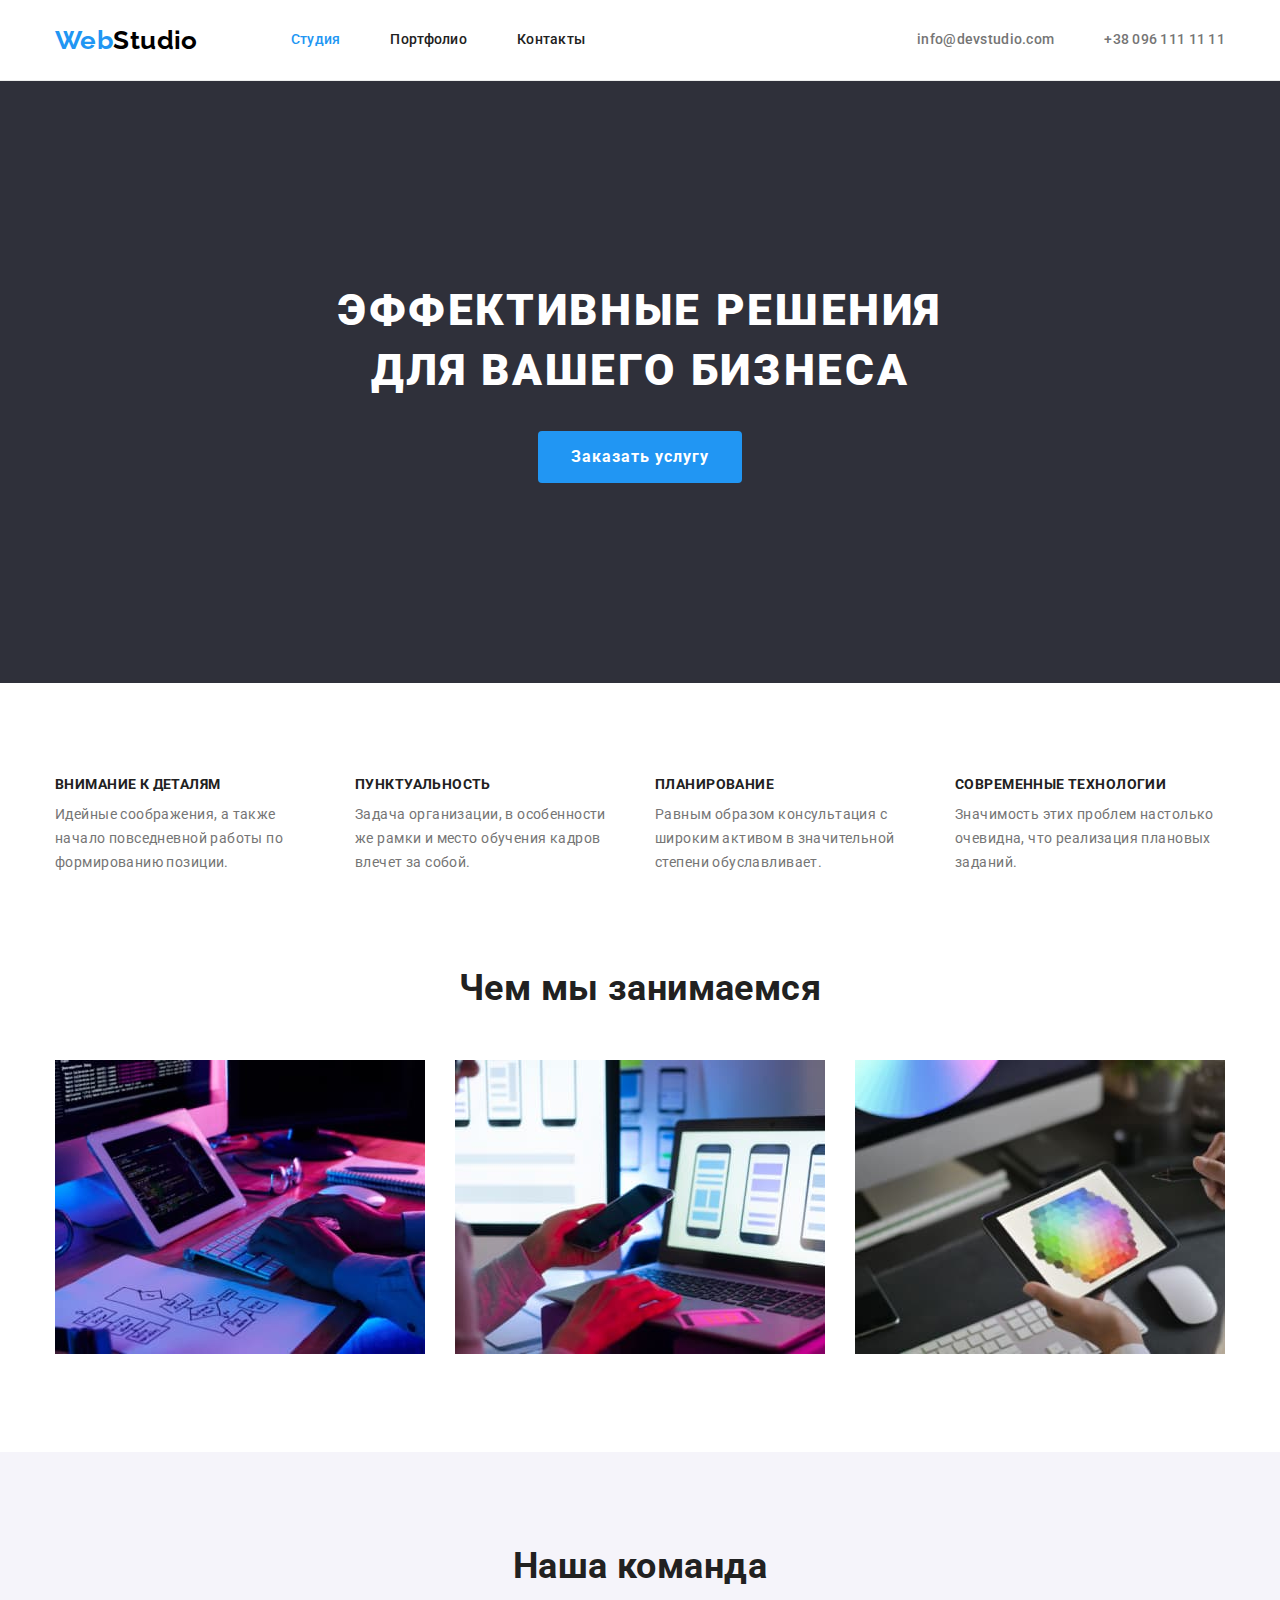
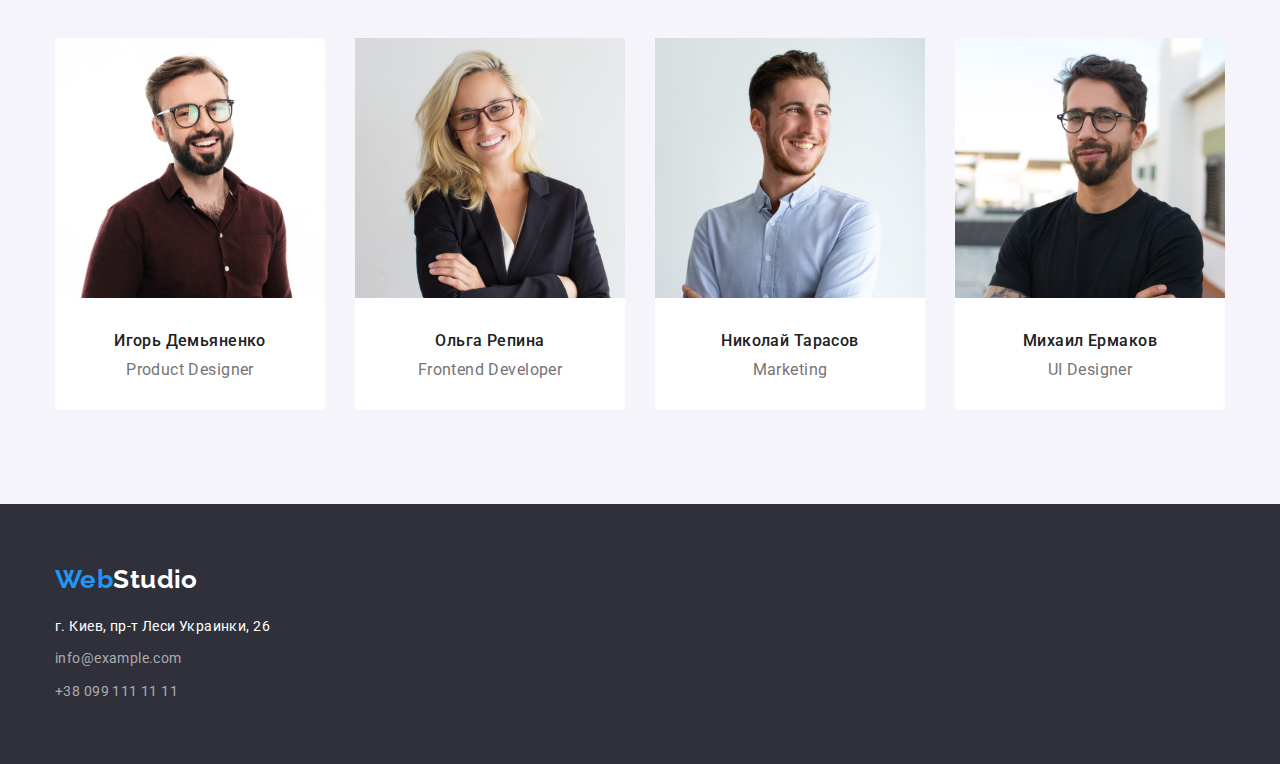
<file: index.html>
<!DOCTYPE html>
<html lang="ru">

<head>
   <meta charset="UTF-8">
   <meta http-equiv="X-UA-Compatible" content="IE=edge">
   <meta name="viewport" content="width=device-width, initial-scale=1.0">
   <title>Студия</title>
   <link href="https://fonts.googleapis.com/css2?family=Raleway:wght@700&family=Roboto:wght@400;500;700;900&display=swap"
      rel="stylesheet">
   <link rel="stylesheet" href="https://cdnjs.cloudflare.com/ajax/libs/modern-normalize/1.1.0/modern-normalize.min.css">
   <link rel="stylesheet" href="./css/styles.css">
</head>

<body>
   <!--хедер-->
   <header class="section-header">
      <div class="container main-nav">
         <a href="" class="logo"><span>Web</span>Studio</a>
         <nav>
            <ul class="site-nav list">
               <li class="item"><a href="./index.html" class="link active">Студия</a></li>
               <li class="item"><a href="./portfolio.html" class="link">Портфолио</a></li>
               <li class="item"><a href="" class="link">Контакты</a></li>
            </ul>
         </nav>
         <ul class="auth-nav list">
            <li class="item"><a href="mailto:info@example.com" class="link">info@devstudio.com</a></li>
            <li class="item"><a href="tel:+38 099 111 11 11" class="link">+38 096 111 11 11</a></li>
         </ul>
      </div>
   </header>
   <main>
      <!--блок герой-->
      <section class="hero">
         
         <h1 class="hero-title">Эффективные решения для вашего бизнеса</h1>
         <button type="button" class="button">Заказать услугу</button>
      </section>
      <!--блок особливості-->
      <section class="section section-peculiarities">
         <div class="container">
            <h2 class="section-title section-title-none">Особенности</h2>
            <ul class="peculiarities-list list">
               <li class="item">
                  <h3 class="title">Внимание к деталям</h3>
                  <p class="text">Идейные соображения, а также начало повседневной работы по формированию позиции.</p>
               </li>
               <li class="item">
                  <h3 class="title">Пунктуальность</h3>
                  <p class="text">Задача организации, в особенности же рамки и место обучения кадров влечет за собой.</p>
               </li>
               <li class="item">
                  <h3 class="title">Планирование</h3>
                  <p class="text">Равным образом консультация с широким активом в значительной степени обуславливает.</p>
               </li>
               <li class="item">
                  <h3 class="title">Современные технологии</h3>
                  <p class="text">Значимость этих проблем настолько очевидна, что реализация плановых заданий.</p>
               </li>
            </ul>
         </div>
      </section>
      <!--блок чим ми займаємось-->
      
      <section class="section">
         <div class="container">
            <h2 class="section-title">Чем мы занимаемся</h2>
            <ul class="work-list list">
               <li class="item"><img src="./images/box-one.jpg" alt="Програмування коду" width="370"></li>
               <li class="item"><img src="./images/box-two.jpg" alt="Вибор дизайну" width="370"></li>
               <li class="item"><img src="./images/box-three.jpg" alt="Вибор кольору" width="370"></li>
            </ul>
         </div>
      </section>
      <!--блок наша команда-->
      <section class="section team">
         <div class="container">
            <h2 class="section-title">Наша команда</h2>
            <ul class="team-list list">
               <li class="item">
                  <img src="./images/employee-one.jpg" alt="Игора Демьяненка" width="270">
                  <div class="team-info">
                     <h3 class="title">Игорь Демьяненко</h3>
                     <p class="text">Product Designer</p>
                  </div>
                  
               </li>
               <li class="item">
                  <img src="./images/employee-two.jpg" alt="Ольги Репиной" width="270">
                  <div class="team-info">
                     <h3 class="title">Ольга Репина</h3>
                     <p class="text">Frontend Developer</p>
                  </div>
                  
               </li>
               <li class="item">
                  <img src="./images/employee-three.jpg" alt="Николая Тарасова" width="270">
                  <div class="team-info">
                     <h3 class="title">Николай Тарасов</h3>
                     <p class="text">Marketing</p>
                  </div>
                  
               </li>
               <li class="item">
                  <img src="./images/employee-four.jpg" alt="Михаила Ермакова" width="270">
                  <div class="team-info">
                     <h3 class="title">Михаил Ермаков</h3>
                     <p class="text">UI Designer</p>
                  </div>
                  
               </li>
            </ul>
         </div>
      </section>
   </main>
<!--футер-->
<footer class="footer-section">
   <div class="container">
      <a href="" class="logo footer-logo"><span>Web</span>Studio</a>
      <address>
         <ul class="footer-nav list">
            <li class="navigation"><a href="https://goo.gl/maps/YZM6C7WJP7z5p3dV6" target="_blank" rel="noopener noreferrer" title="посилання на карту"
                  class="address link"> г. Киев, пр-т Леси Украинки, 26</a></li>
            <li class="navigation"><a href="mailto:info@example.com" class="link">info@example.com</a></li>
            <li class="navigation"><a href="tel:+38 099 111 11 11" class="link"> +38 099 111 11 11</a></li>
         </ul>
      </address>
   </div>
</footer>
</body>

</html>
</file>
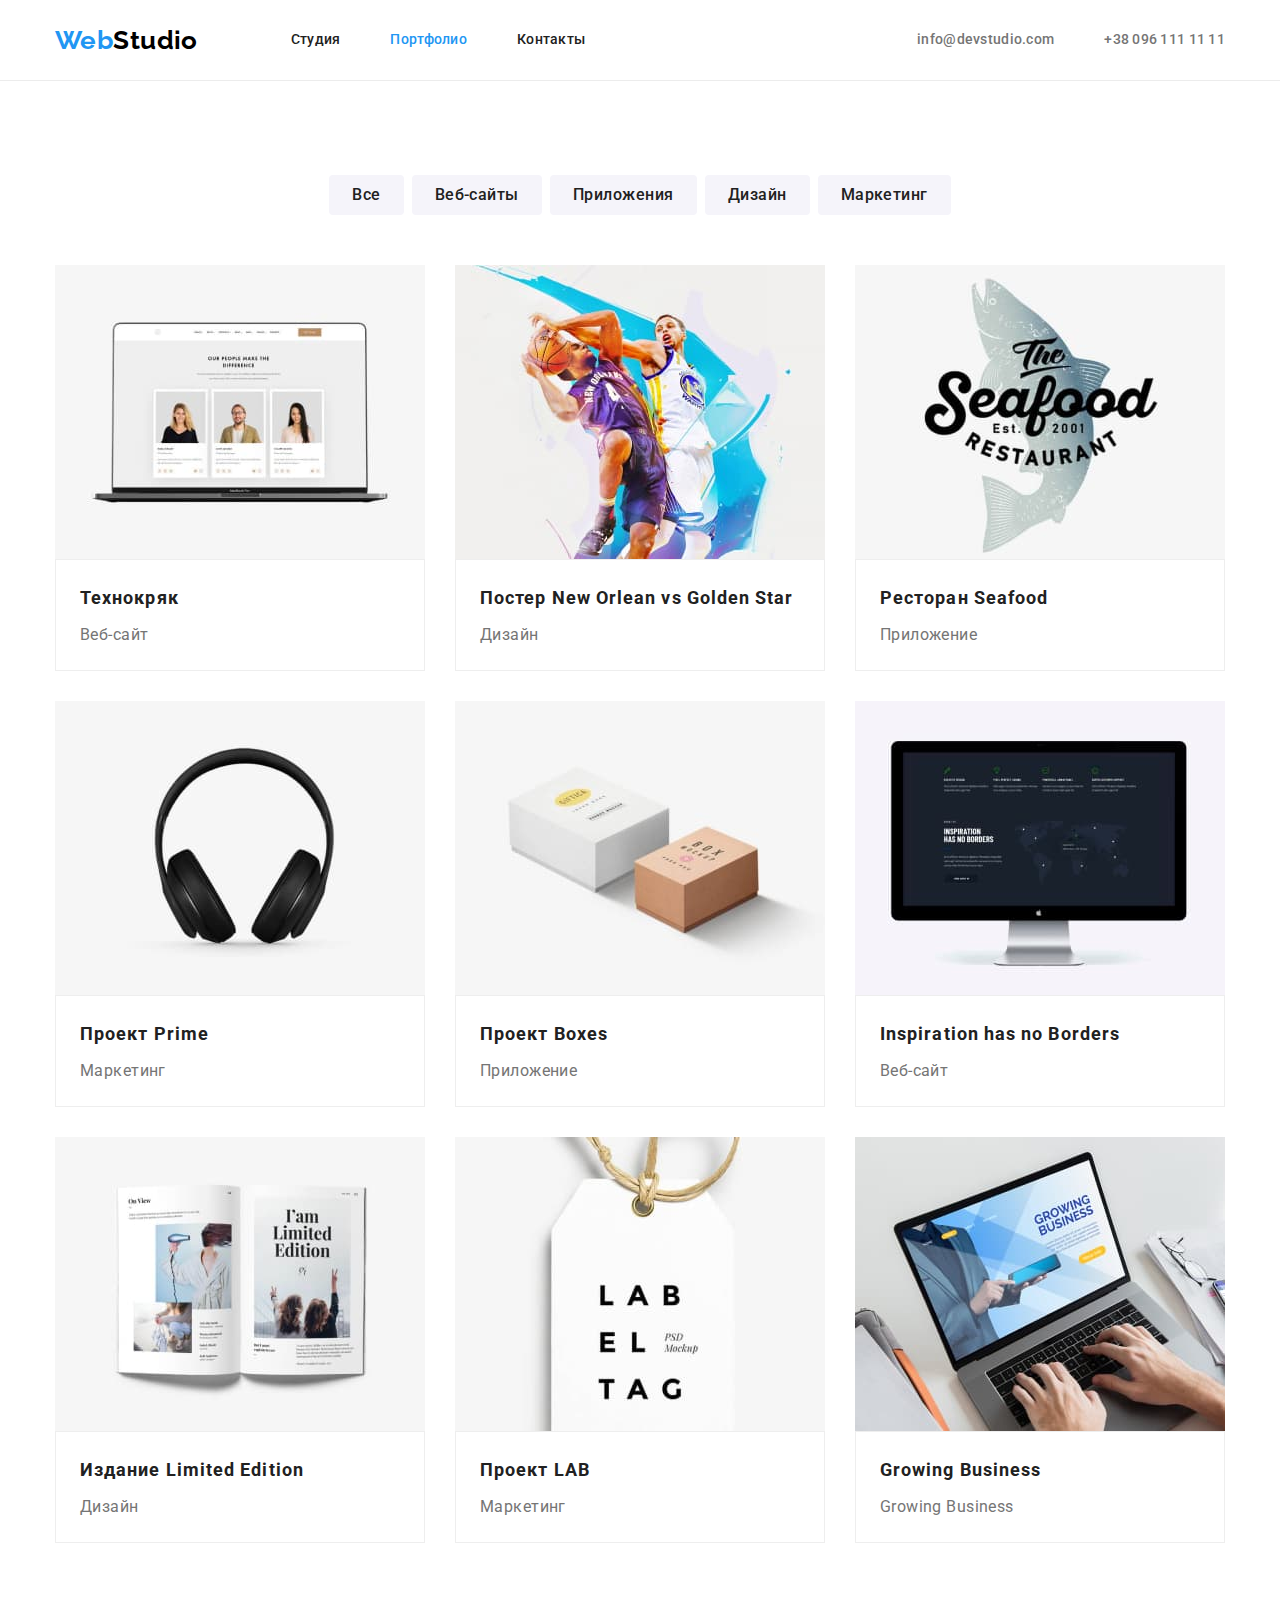
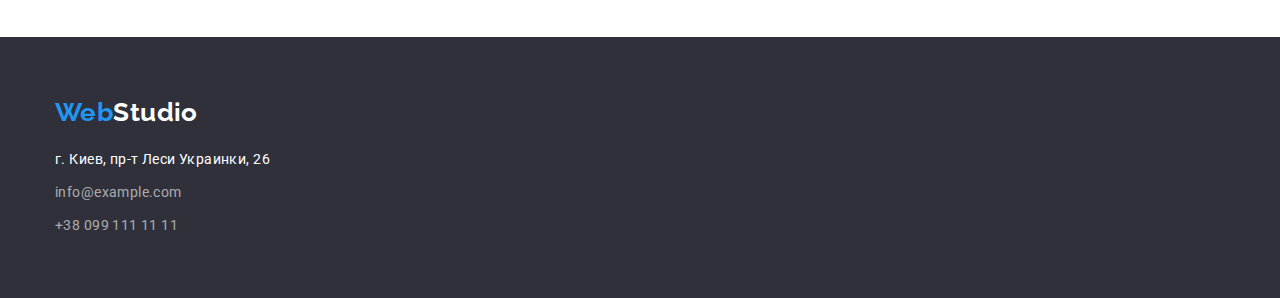
<file: portfolio.html>
<!DOCTYPE html>
<html lang="en">
<head>
   <meta charset="UTF-8">
   <meta http-equiv="X-UA-Compatible" content="IE=edge">
   <meta name="viewport" content="width=device-width, initial-scale=1.0">
   <title>Портфолио</title>
   <link href="https://fonts.googleapis.com/css2?family=Raleway:wght@700&family=Roboto:wght@400;500;700;900&display=swap"
      rel="stylesheet">
   <link rel="stylesheet" href="https://cdnjs.cloudflare.com/ajax/libs/modern-normalize/1.1.0/modern-normalize.min.css">
   <link rel="stylesheet" href="./css/styles.css">
</head>
<body>
  <!--хедер-->
   <header  class="section-header">
      <div class="container main-nav">
         <a href="" class="logo"><span>Web</span>Studio</a>
         <nav>
            <ul class="site-nav list">
               <li class="item"><a href="./index.html" class="link">Студия</a></li>
               <li class="item"><a href="./portfolio.html" class="link active">Портфолио</a></li>
               <li class="item"><a href="" class="link">Контакты</a></li>
            </ul>
         </nav>
         <ul class="auth-nav list">
            <li class="item"><a href="mailto:info@example.com" class="link">info@devstudio.com</a></li>
            <li class="item"><a href="tel:+38 099 111 11 11" class="link">+38 096 111 11 11</a></li>
         </ul>
      </div>
   </header>
   <main>
      <section class="section">
         <div class="container">
            <h1 class="section-title section-title-none">Наши роботы</h1>
            <ul class="button-list list">
               <li class="item"><button type="button" class="button">Все</button></li>
               <li class="item"><button type="button" class="button">Веб-сайты</button></li>
               <li class="item"><button type="button" class="button">Приложения</button></li>
               <li class="item"><button type="button" class="button">Дизайн</button></li>
               <li class="item"><button type="button" class="button">Маркетинг</button></li>
            </ul>
            <ul class="projects-list list">
               <li class="item">
                  <img src="./images/img-tex.jpg" alt="откритий ноутбук" width="370" class="img">
                  <div class="card-border">
                     <h2 class="title">Технокряк</h2>
                     <p class="text">Веб-сайт</p>
                  </div>
                  
               </li>
               <li class="item">
                  <img src="./images/img-post.jpg" alt="два баскетболиста" width="370" class="img">
                  <div class="card-border">
                     <h2 class="title">Постер New Orlean vs Golden Star</h2>
                     <p class="text">Дизайн</p>
                  </div>
               </li>
               <li class="item">
                  <img src="./images/img-sea.jpg" alt="логотип ресторану" width="370" class="img">
                  <div class="card-border">
                     <h2 class="title">Ресторан Seafood</h2>
                     <p class="text">Приложение</p>
                  </div>
               </li>
               <li class="item">
                  <img src="./images/img-pri.jpg" alt="наушники" width="370" class="img">
                  <div class="card-border">
                     <h2 class="title">Проект Prime</h2>
                     <p class="text">Маркетинг</p>
                  </div>
               </li>
               <li class="item">
                  <img src="./images/img-box.jpg" alt="две коробки" width="370" class="img">
                  <div class="card-border">
                     <h2 class="title">Проект Boxes</h2>
                     <p class="text">Приложение</p>
                  </div>
               </li>
               <li class="item">
                  <img src="./images/img-ins.jpg" alt="монитор с откритий сайтом" width="370" class="img">
                  <div class="card-border">
                     <h2 class="title">Inspiration has no Borders</h2>
                     <p class="text">Веб-сайт</p>
                  </div>
               </li>
               <li class="item">
                  <img src="./images/img-le.jpg" alt="откритий журнал" width="370" class="img">
                  <div class="card-border">
                     <h2 class="title">Издание Limited Edition</h2>
                     <p class="text">Дизайн</p>
                  </div>
               </li>
               <li class="item">
                  <img src="./images/img-lab.jpg" alt="Этикетка" width="370" class="img">
                  <div class="card-border">
                     <h2 class="title">Проект LAB</h2>
                     <p class="text">Маркетинг</p>
                  </div>
               </li>
               <li class="item">
                  <img src="./images/img-gro.jpg" alt="ноутбук с откритим сайтом" width="370" class="img">
                  <div class="card-border">
                     <h2 class="title">Growing Business</h2>
                     <p class="text">Growing Business</p>
                  </div>
               </li>
            </ul>
         </div>
      </section>
   </main>
   <!--футер-->
<footer class="footer-section">
   <div class="container">
      <a href="" class="logo footer-logo"><span>Web</span>Studio</a>
      <address>
         <ul class="footer-nav list">
            <li class="navigation"><a href="https://goo.gl/maps/YZM6C7WJP7z5p3dV6" target="_blank" rel="noopener noreferrer"
                  title="посилання на карту" class="address link"> г. Киев, пр-т Леси Украинки, 26</a></li>
            <li class="navigation"><a href="mailto:info@example.com" class="link">info@example.com</a></li>
            <li class="navigation"><a href="tel:+38 099 111 11 11" class="link"> +38 099 111 11 11</a></li>
         </ul>
      </address>
   </div>
</footer>
</body>
</html>
</file>
<file: css/styles.css>
/*
кольори:
колір основнгго тексту  #757575
вториний колір тексту #212121
колір акцент #2196F3
колір фону #FFFFFF
вториний колір фону #F5F4FA
колір футера #2F303A
чорний колір #000000
сірий колір у футері rgba(255, 255, 255, 0.6)
сірий колір для рамки у карточок портфоліо #EEEEEE
сірий колір для нижньої рамки хедера #ECECEC

шрифти: Roboto, Raleway
Roboto: 900,700,500,400
Releway: 700
*/
:root{
   --primary-text-color: #757575;
   --title-text-color: #212121;
   --accent-color: #2196F3;
   --background-color: #FFFFFF;
   --secondary-background-color:#F5F4FA;
   --footer-color: #2F303A;
   --black-color: #000000;
   --silver-color: rgba(255, 255, 255, 0.6);
   --card-color: #EEEEEE;
   --border-header: #ECECEC;
}
body{
   margin: 0;

   background-color: var(--background-color);
   color: var(--primary-text-color);

   font-family: 'Roboto', sans-serif;
   font-size: 14px;
   line-height: 1.14;
   letter-spacing: 0.03em;
}
/*утиліти*/
.container{
   width: 1200px;
   margin-left: auto;
   margin-right: auto;
   padding-left: 15px;
   padding-right: 15px;
}
.list {
   padding: 0;
   margin: 0;
   list-style: none;
}
/*загальні властивості кнопки*/
.button {
   border-radius: 4px;
   border: 1px solid transparent;

   font-family: inherit;
   font-size: 16px;
   cursor: pointer;
   text-align: center;
}


/*хедер*/
.section-header{
   border-bottom: 1px solid var(--border-header); 
}

.logo{
   color: var(--black-color);

   font-family: 'Raleway', sans-serif;
   font-size: 26px;
   line-height: 1.19;
   font-weight: 700;
   text-decoration: none;
}
.logo span{
   color: var(--accent-color);
}
.main-nav{
   display: flex;
   align-items: center;

}

/*site nav*/
.site-nav{
   display: flex;
   margin-left: 93px;
}
.site-nav .item:not(:last-child) {
   margin-right: 50px;
   
}
.auth-nav{
   display: flex;
   margin-left: auto;
}
.auth-nav .item:not(:last-child) {
   margin-right: 50px;
}

.auth-nav .item,
.site-nav .link,
.auth-nav .link{
   padding-top: 32px;
   padding-bottom: 32px;

   color: var(--title-text-color);
   font-weight: 500;
   font-size: 14px;
   line-height: 1.14;
   letter-spacing: 0.02em;
   text-decoration: none;
}
.site-nav .link:hover,
.site-nav .link:focus{
   color: var(--accent-color);
}

/*auth nav*/
.auth-nav .link {
   color: var(--primary-text-color);
}

.auth-nav .link:hover,
.auth-nav .link:focus {
   color: var(--accent-color);
}
.site-nav .active{
   color: var(--accent-color);
}

/*hero*/
.hero{
   padding-top: 200px;
   padding-bottom: 200px;

   background-color: var(--footer-color);

   text-align: center;
}
.hero-title{
   width: 696px;
   margin-top: 0;
   margin-bottom: 30px;
   margin-left: auto;
   margin-right: auto;

   color: var(--background-color);

   font-size: 44px;
   line-height: 1.36;
   letter-spacing: 0.06em;
   font-weight: 900;
   text-transform: uppercase;
}
.hero .button {
   padding: 10px 32px;
   min-width: 200px;

   background-color: var(--accent-color);
   color: var(--background-color);

   font-weight: 700;
   line-height: 1.88;
   letter-spacing: 0.06em;
}

/*section*/
.section{
   padding-top: 94px;
   padding-bottom: 94px;
}
.section-title{
   margin-top: 0;
   margin-bottom: 50px;

   color: var(--title-text-color);

   font-size: 36px;
   line-height: 1.16;
   text-align: center;
}

.section-peculiarities{
   padding-bottom: 0;
}
.section-title-none{
   display: none;
 }

/*peculiarities*/
.peculiarities-list{
   display: flex;
}
.peculiarities-list .item:not(:last-child){
   margin-right: 30px;
}

.peculiarities-list .title{
   margin-top: 0;
   margin-bottom: 10px;

   color: var(--title-text-color);

   font-size: 14px;
   text-transform: uppercase;
}
.peculiarities-list .text{
   width: 270px;
   margin-top: 0;
   margin-bottom: 0;

   line-height: 1.71;
}
/*work*/
.work-list{
   display: flex;
   
}
.work-list .item:not(:last-child) {
   margin-right: 30px;
}
/*team*/
.team{
   background-color: var(--secondary-background-color);
}
.team-list{
   display: flex;
}
.team-list .item:not(:last-child) {
   margin-right: 30px;
}
.team-list .item{
   background-color: var(--background-color);
}
.team-info{
   padding-top: 30px;
   padding-bottom: 30px;
}
.team-list .title {
   margin-top: 0px;
   margin-bottom: 10px;

   color: var(--title-text-color);

   font-weight: 500;
   font-size: 16px;
   line-height: 1.18;
   text-align: center;
}
.team-list .text{
   margin-top: 0;
   margin-bottom: 0;

   font-weight: 400;
   font-size: 16px;
   line-height: 1.18;
   text-align: center;
}

/*footer*/
.footer-logo {
   color: var(--background-color);
}
.footer-section{
   margin-top: 0;
   margin-bottom: 0;
   padding-top: 60px;
   padding-bottom: 60px;

   background-color: var(--footer-color);
}
.footer-section address{
   margin-top: 20px;
}

.footer-nav .link{
   color: var(--silver-color);

   line-height: 1.71;
   font-style: normal;
   text-decoration: none;
}.footer-nav .navigation:not(:last-child) {
   margin-bottom: 9px;
}
.footer-nav .link:hover,
.footer-nav .link:focus {
   color: var(--accent-color);
}
.footer-nav .address{
   color: var(--background-color);

   line-height: 1.71;
   font-style: normal;
   text-decoration: none;
}








/*сторінка портфоліо*/
.list .button{
   padding: 6px 22px;

   background-color: var(--secondary-background-color);
   color: var(--title-text-color);

   font-weight: 500;
   line-height: 1.62;
   letter-spacing: 0.03em;
   
}
.button-list{
   margin-top: 0;
   margin-bottom: 50px;
   
   display: flex;
   justify-content: center;
}
.button-list .item:not(:last-child){
   margin-right: 8px;
}

.list .button:hover,
.list .button:focus {
   background-color: var(--accent-color);
   color: var(--background-color);
}
/*projects-list*/
.projects-list{
   display: flex;
   flex-wrap: wrap;
}
.projects-list .item{
   width: calc((100% - 60px) / 3);
   margin-right: 30px;
   margin-bottom: 30px;
   
}
.card-border{
   padding-top: 20px;
   padding-bottom: 20px;
   padding-left: 24px;

   display: block;
   border: 1px solid var(--card-color);
}
.projects-list .item:nth-child(3n){
   margin-right: 0;
}
.projects-list .item:nth-last-child(-n + 3) {
   margin-bottom: 0;
}
.img{
   display: block;
}
.projects-list .title{
   margin-top: 0;
   margin-bottom: 4px;

   color: var(--title-text-color);

   font-size: 18px;
   line-height: 2;
   letter-spacing: 0.06em;
}
.projects-list .text{   
   margin-top: 0;
   margin-bottom: 0;

   font-size: 16px;
   line-height: 1.88;
}
</file>
